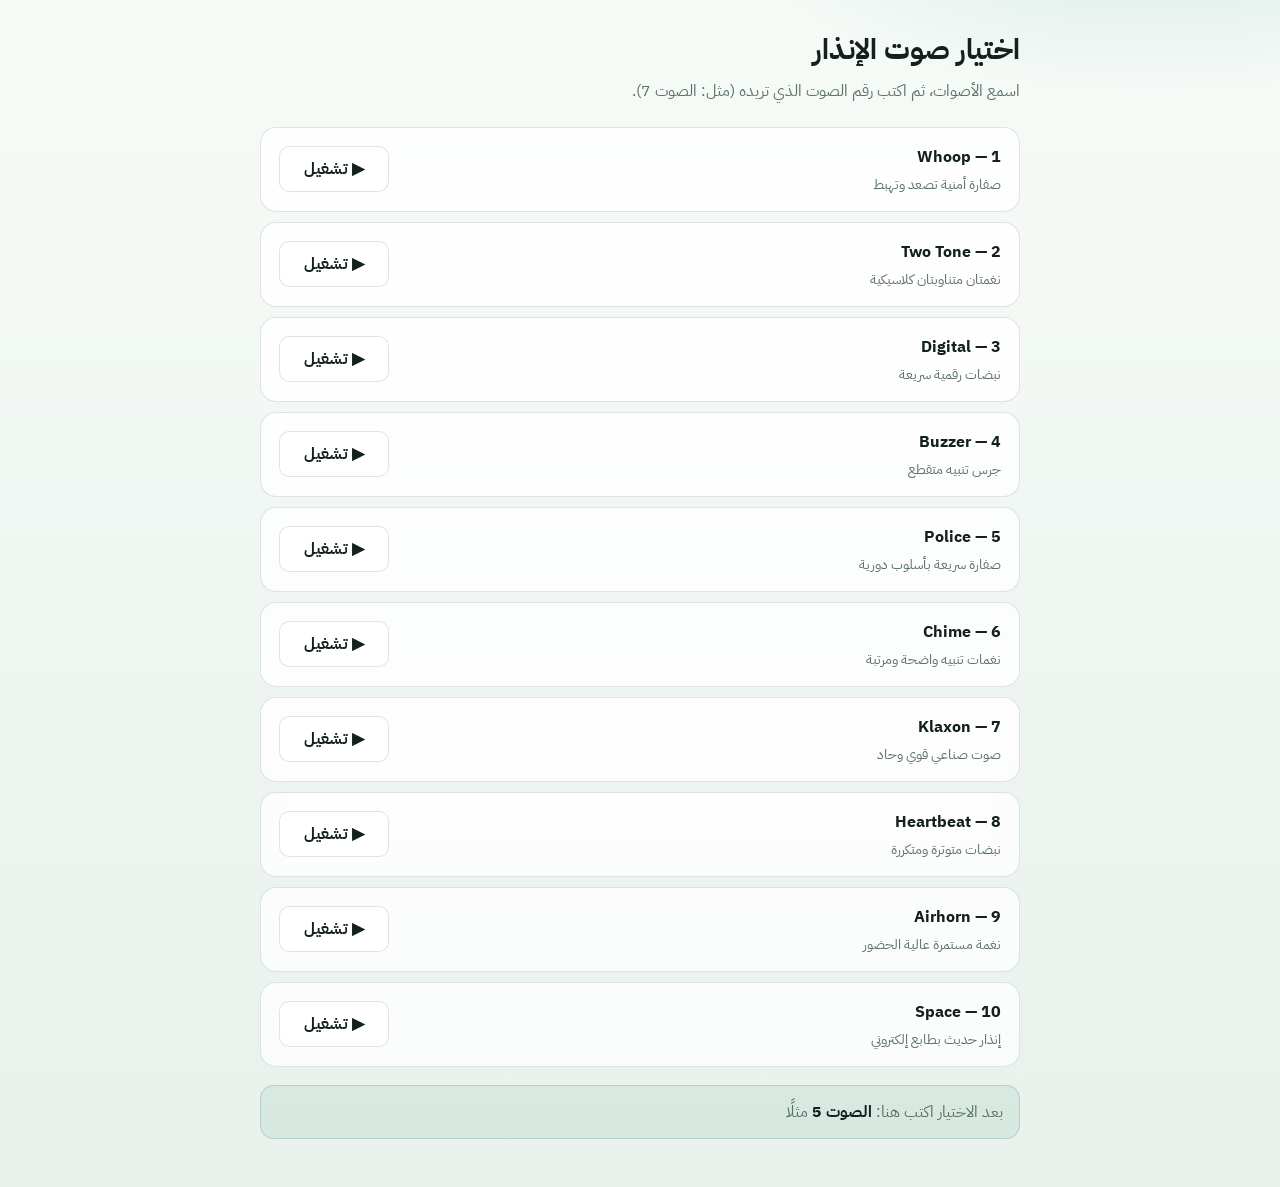
<file: preview-alarms.html>
<!DOCTYPE html>
<html lang="ar" dir="rtl">
<head>
  <meta charset="UTF-8" />
  <meta name="viewport" content="width=device-width, initial-scale=1.0" />
  <title>اختيار صوت الإنذار</title>
  <link href="https://fonts.googleapis.com/css2?family=IBM+Plex+Sans+Arabic:wght@500;700&display=swap" rel="stylesheet" />
  <style>
    :root {
      --ink: #13201c;
      --muted: #5c7269;
      --line: rgba(19, 32, 28, 0.12);
      --accent: #0f7a5f;
      --panel: rgba(255, 255, 255, 0.8);
    }
    * { box-sizing: border-box; margin: 0; padding: 0; }
    body {
      font-family: "IBM Plex Sans Arabic", Tahoma, sans-serif;
      color: var(--ink);
      min-height: 100vh;
      padding: 28px 16px 48px;
      background:
        radial-gradient(800px 360px at 90% -10%, rgba(15, 122, 95, 0.16), transparent 60%),
        linear-gradient(180deg, #f7fbf8, #e8f1ec);
    }
    .wrap { max-width: 760px; margin: 0 auto; }
    h1 { font-size: 1.8rem; margin-bottom: 8px; }
    .sub { color: var(--muted); margin-bottom: 22px; line-height: 1.6; }
    .card {
      background: var(--panel);
      border: 1px solid var(--line);
      border-radius: 16px;
      padding: 16px 18px;
      margin-bottom: 10px;
      backdrop-filter: blur(10px);
    }
    .row {
      display: flex;
      justify-content: space-between;
      align-items: center;
      gap: 12px;
      flex-wrap: wrap;
    }
    .title { font-weight: 700; font-size: 1.02rem; }
    .desc { color: var(--muted); font-size: 0.9rem; margin-top: 4px; }
    button {
      border: 1px solid var(--line);
      background: #fff;
      color: var(--ink);
      font: inherit;
      font-weight: 700;
      padding: 10px 14px;
      border-radius: 10px;
      cursor: pointer;
      min-width: 110px;
    }
    button.playing {
      background: var(--accent);
      border-color: var(--accent);
      color: #fff;
    }
    .pick {
      margin-top: 18px;
      padding: 14px 16px;
      border-radius: 14px;
      background: rgba(15, 122, 95, 0.08);
      border: 1px solid rgba(15, 122, 95, 0.2);
      color: var(--muted);
    }
    .pick strong { color: var(--ink); }
  </style>
</head>
<body>
  <div class="wrap">
    <h1>اختيار صوت الإنذار</h1>
    <p class="sub">اسمع الأصوات، ثم اكتب رقم الصوت الذي تريده (مثل: الصوت 7).</p>

    <div class="card"><div class="row"><div><p class="title">1 — Whoop</p><p class="desc">صفارة أمنية تصعد وتهبط</p></div><button type="button" data-src="sounds/1-whoop.wav">▶ تشغيل</button></div></div>
    <div class="card"><div class="row"><div><p class="title">2 — Two Tone</p><p class="desc">نغمتان متناوبتان كلاسيكية</p></div><button type="button" data-src="sounds/2-twotone.wav">▶ تشغيل</button></div></div>
    <div class="card"><div class="row"><div><p class="title">3 — Digital</p><p class="desc">نبضات رقمية سريعة</p></div><button type="button" data-src="sounds/3-digital.wav">▶ تشغيل</button></div></div>
    <div class="card"><div class="row"><div><p class="title">4 — Buzzer</p><p class="desc">جرس تنبيه متقطع</p></div><button type="button" data-src="sounds/4-buzzer.wav">▶ تشغيل</button></div></div>
    <div class="card"><div class="row"><div><p class="title">5 — Police</p><p class="desc">صفارة سريعة بأسلوب دورية</p></div><button type="button" data-src="sounds/5-police.wav">▶ تشغيل</button></div></div>
    <div class="card"><div class="row"><div><p class="title">6 — Chime</p><p class="desc">نغمات تنبيه واضحة ومرتبة</p></div><button type="button" data-src="sounds/6-chime.wav">▶ تشغيل</button></div></div>
    <div class="card"><div class="row"><div><p class="title">7 — Klaxon</p><p class="desc">صوت صناعي قوي وحاد</p></div><button type="button" data-src="sounds/7-klaxon.wav">▶ تشغيل</button></div></div>
    <div class="card"><div class="row"><div><p class="title">8 — Heartbeat</p><p class="desc">نبضات متوترة ومتكررة</p></div><button type="button" data-src="sounds/8-heartbeat.wav">▶ تشغيل</button></div></div>
    <div class="card"><div class="row"><div><p class="title">9 — Airhorn</p><p class="desc">نغمة مستمرة عالية الحضور</p></div><button type="button" data-src="sounds/9-airhorn.wav">▶ تشغيل</button></div></div>
    <div class="card"><div class="row"><div><p class="title">10 — Space</p><p class="desc">إنذار حديث بطابع إلكتروني</p></div><button type="button" data-src="sounds/10-space.wav">▶ تشغيل</button></div></div>

    <p class="pick">بعد الاختيار اكتب هنا: <strong>الصوت 5</strong> مثلًا</p>
  </div>

  <script>
    let current = null;
    let currentBtn = null;

    function stopCurrent() {
      if (current) {
        current.pause();
        current.currentTime = 0;
      }
      if (currentBtn) {
        currentBtn.classList.remove("playing");
        currentBtn.textContent = "▶ تشغيل";
      }
      current = null;
      currentBtn = null;
    }

    document.addEventListener("click", async (e) => {
      const btn = e.target.closest("button[data-src]");
      if (!btn) return;

      if (currentBtn === btn && current && !current.paused) {
        stopCurrent();
        return;
      }

      stopCurrent();
      currentBtn = btn;
      current = new Audio(btn.dataset.src + "?v=8");
      current.loop = true;
      btn.classList.add("playing");
      btn.textContent = "■ إيقاف";
      try {
        await current.play();
      } catch (err) {
        stopCurrent();
        alert("تعذر التشغيل: " + err.message);
      }
    });
  </script>
</body>
</html>
</file>
